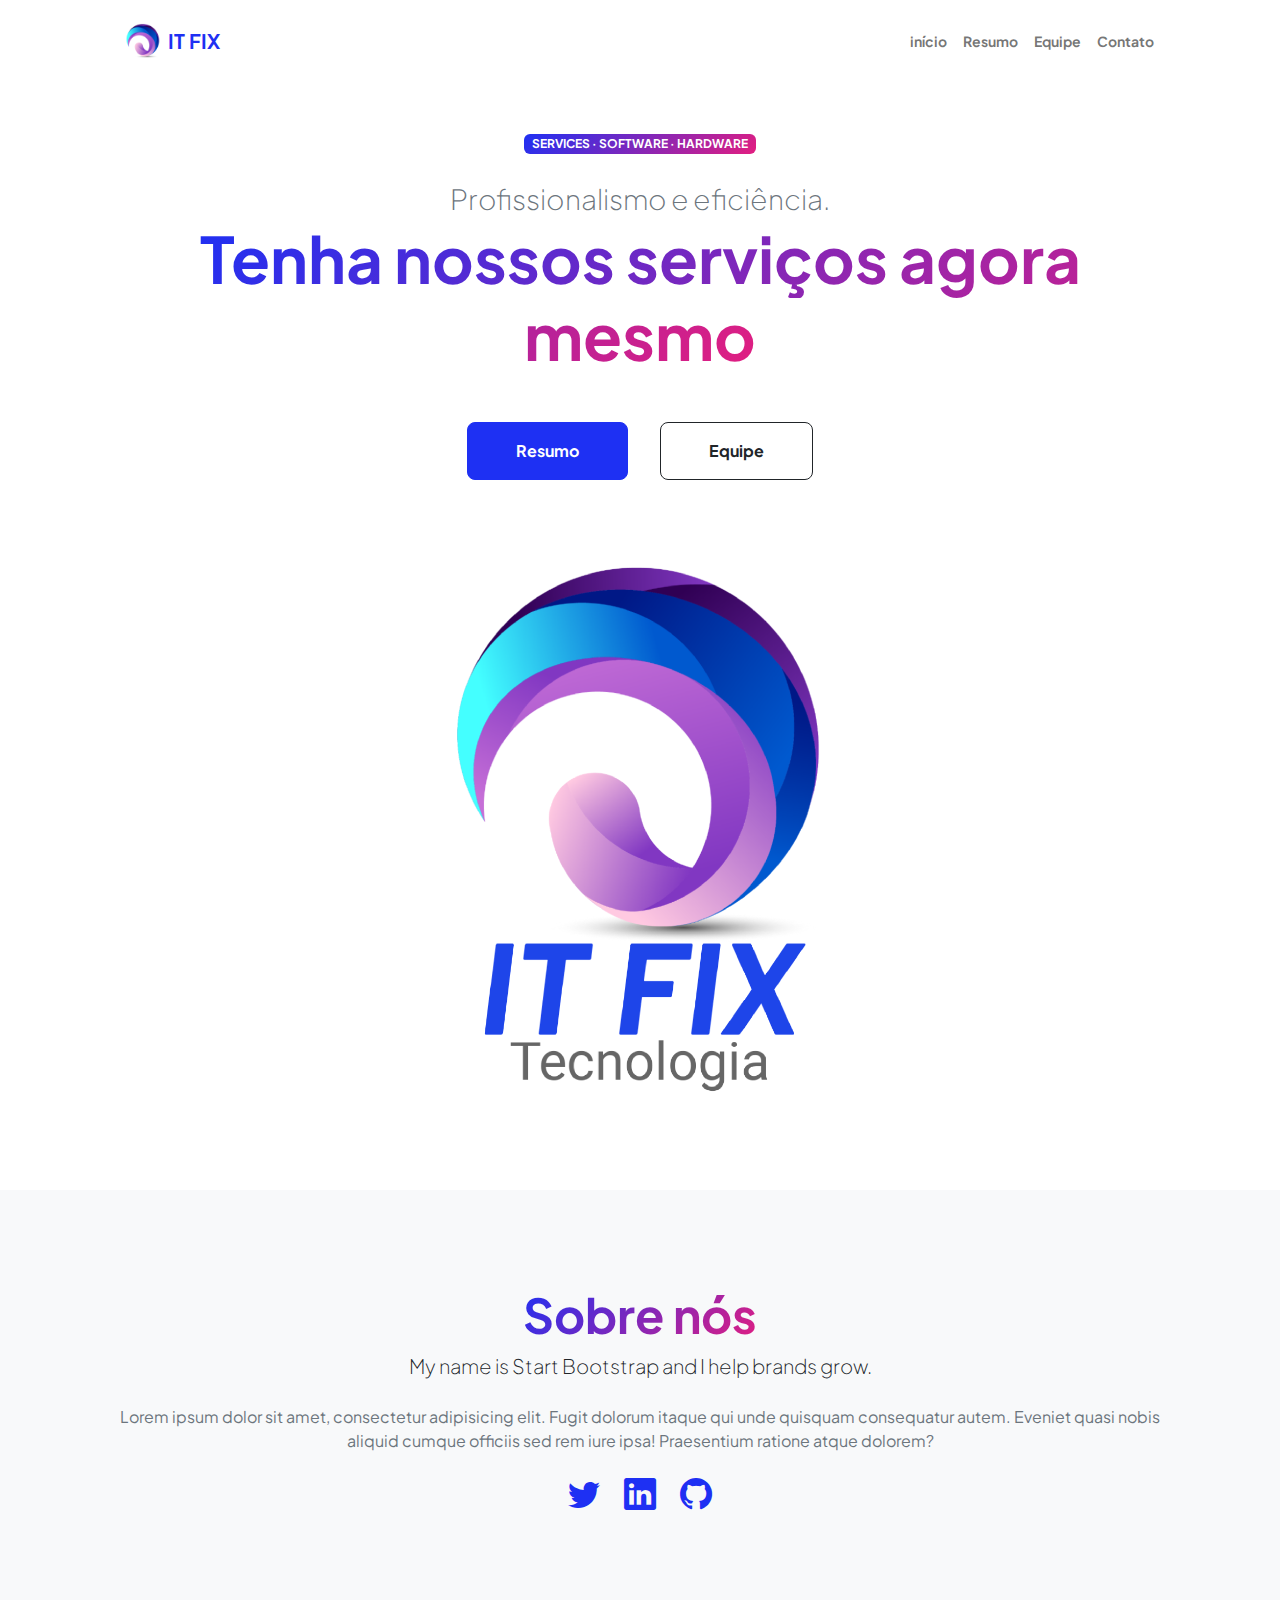
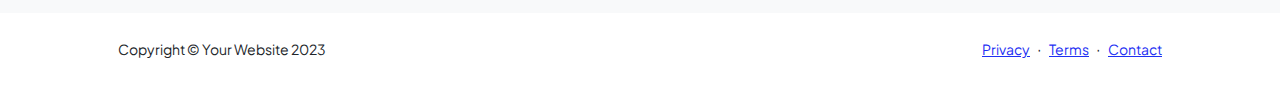
<file: index.html>
<!DOCTYPE html>
<html lang="en">
    <head>
        <meta charset="utf-8" />
        <meta name="viewport" content="width=device-width, initial-scale=1, shrink-to-fit=no" />
        <meta name="description" content="" />
        <meta name="author" content="" />
        <title>Home - IT FIX</title>
        <!-- Favicon-->
        <link rel="icon" type="image/x-icon" href="assets/ico-IT_IX.ico" />
        <!-- Custom Google font-->
        <link rel="preconnect" href="https://fonts.googleapis.com" />
        <link rel="preconnect" href="https://fonts.gstatic.com" crossorigin />
        <link href="https://fonts.googleapis.com/css2?family=Plus+Jakarta+Sans:wght@100;200;300;400;500;600;700;800;900&amp;display=swap" rel="stylesheet" />
        <!-- Bootstrap icons-->
        <link href="https://cdn.jsdelivr.net/npm/bootstrap-icons@1.8.1/font/bootstrap-icons.css" rel="stylesheet" />
        <!-- Core theme CSS (includes Bootstrap)-->
        <link href="css/styles.css" rel="stylesheet" />
    </head>
    <body class="d-flex flex-column h-100">
        <main class="flex-shrink-0">
            <!-- Navigation-->
            <nav class="navbar navbar-expand-lg navbar-light bg-white py-3">
                <div class="container px-5">
                    <img class="ico-img" src="assets/ico-IT_IX.ico" alt=" Logo IT FIX">
                    <a class="navbar-brand" href="index.html"><span class="fw-bolder text-primary">IT FIX</span></a>
                    <button class="navbar-toggler" type="button" data-bs-toggle="collapse" data-bs-target="#navbarSupportedContent" aria-controls="navbarSupportedContent" aria-expanded="false" aria-label="Toggle navigation"><span class="navbar-toggler-icon"></span></button>
                    <div class="collapse navbar-collapse" id="navbarSupportedContent">
                        <ul class="navbar-nav ms-auto mb-2 mb-lg-0 small fw-bolder">
                            <li class="nav-item"><a class="nav-link" href="index.html">início</a></li>
                            <li class="nav-item"><a class="nav-link" href="resume.html">Resumo</a></li>
                            <li class="nav-item"><a class="nav-link" href="projects.html">Equipe</a></li>
                            <li class="nav-item"><a class="nav-link" href="contact.html">Contato</a></li>
                        </ul>
                    </div>
                </div>
            </nav>
            <!-- Header-->
            <header class="py-5">
                <div class="container px-5 pb-5">
                    <div class="row gx-5 align-items-center">
                        <div class="col-xxl-5">
                            <!-- Header text content-->
                            <div class="text-center text-xxl-start">
                                <div class="badge bg-gradient-primary-to-secondary text-white mb-4"><div class="text-uppercase">services &middot; Software &middot; Hardware  </div></div>
                                <div class="fs-3 fw-light text-muted">Profissionalismo e eficiência.</div>
                                <h1 class="display-3 fw-bolder mb-5"><span class="text-gradient d-inline">Tenha nossos serviços agora mesmo </span></h1>
                                <div class="d-grid gap-3 d-sm-flex justify-content-sm-center justify-content-xxl-start mb-3">
                                    <a class="btn btn-primary btn-lg px-5 py-3 me-sm-3 fs-6 fw-bolder" href="resume.html">Resumo</a>
                                    <a class="btn btn-outline-dark btn-lg px-5 py-3 fs-6 fw-bolder" href="projects.html">Equipe</a>
                                </div>
                            </div>
                        </div>
                        <div class="col-xxl-7">
                            <!-- Header profile picture-->
                            <div class="d-flex justify-content-center mt-5 mt-xxl-0">
                                    <!-- TIP: For best results, use a photo with a transparent background like the demo example below-->
                                    <!-- Watch a tutorial on how to do this on YouTube (link)-->
                                    <img class="profile-img" src="img/Photo_1708996911560.png" style="width: 550px; height: 550px;" alt="..." />
                                    <div class="dots-1">
                                        <!-- SVG Dots-->
                                        <svg version="1.1" xmlns="http://www.w3.org/2000/svg" xmlns:xlink="http://www.w3.org/1999/xlink" x="0px" y="0px" viewBox="0 0 191.6 1215.4" style="enable-background: new 0 0 191.6 1215.4" xml:space="preserve">
                                            <g transform="translate(0.000000,1280.000000) scale(0.100000,-0.100000)">
                                                <path d="M227.7,12788.6c-105-35-200-141-222-248c-43-206,163-412,369-369c155,32,275,190,260,339c-11,105-90,213-190,262        C383.7,12801.6,289.7,12808.6,227.7,12788.6z"></path>
                                                <path d="M1507.7,12788.6c-151-50-253-216-222-362c25-119,136-230,254-255c194-41,395,142,375,339c-11,105-90,213-190,262        C1663.7,12801.6,1569.7,12808.6,1507.7,12788.6z"></path>
                                                <path d="M227.7,11508.6c-105-35-200-141-222-248c-43-206,163-412,369-369c155,32,275,190,260,339c-11,105-90,213-190,262        C383.7,11521.6,289.7,11528.6,227.7,11508.6z"></path>
                                                <path d="M1507.7,11508.6c-151-50-253-216-222-362c25-119,136-230,254-255c194-41,395,142,375,339c-11,105-90,213-190,262        C1663.7,11521.6,1569.7,11528.6,1507.7,11508.6z"></path>
                                                <path d="M227.7,10228.6c-105-35-200-141-222-248c-43-206,163-412,369-369c155,32,275,190,260,339c-11,105-90,213-190,262        C383.7,10241.6,289.7,10248.6,227.7,10228.6z"></path>
                                                <path d="M1507.7,10228.6c-105-35-200-141-222-248c-43-206,163-412,369-369c155,32,275,190,260,339c-11,105-90,213-190,262        C1663.7,10241.6,1569.7,10248.6,1507.7,10228.6z"></path>
                                                <path d="M227.7,8948.6c-105-35-200-141-222-248c-43-206,163-412,369-369c155,32,275,190,260,339c-11,105-90,213-190,262        C383.7,8961.6,289.7,8968.6,227.7,8948.6z"></path>
                                                <path d="M1507.7,8948.6c-105-35-200-141-222-248c-43-206,163-412,369-369c155,32,275,190,260,339c-11,105-90,213-190,262        C1663.7,8961.6,1569.7,8968.6,1507.7,8948.6z"></path>
                                                <path d="M227.7,7668.6c-105-35-200-141-222-248c-43-206,163-412,369-369c155,32,275,190,260,339c-11,105-90,213-190,262        C383.7,7681.6,289.7,7688.6,227.7,7668.6z"></path>
                                                <path d="M1507.7,7668.6c-105-35-200-141-222-248c-43-206,163-412,369-369c155,32,275,190,260,339c-11,105-90,213-190,262        C1663.7,7681.6,1569.7,7688.6,1507.7,7668.6z"></path>
                                                <path d="M227.7,6388.6c-105-35-200-141-222-248c-43-206,163-412,369-369c155,32,275,190,260,339c-11,105-90,213-190,262        C383.7,6401.6,289.7,6408.6,227.7,6388.6z"></path>
                                                <path d="M1507.7,6388.6c-105-35-200-141-222-248c-43-206,163-412,369-369c155,32,275,190,260,339c-11,105-90,213-190,262        C1663.7,6401.6,1569.7,6408.6,1507.7,6388.6z"></path>
                                                <path d="M227.7,5108.6c-105-35-200-141-222-248c-43-206,163-412,369-369c155,32,275,190,260,339c-11,105-90,213-190,262        C383.7,5121.6,289.7,5128.6,227.7,5108.6z"></path>
                                                <path d="M1507.7,5108.6c-105-35-200-141-222-248c-43-206,163-412,369-369c155,32,275,190,260,339c-11,105-90,213-190,262        C1663.7,5121.6,1569.7,5128.6,1507.7,5108.6z"></path>
                                                <path d="M227.7,3828.6c-105-35-200-141-222-248c-43-206,163-412,369-369c155,32,275,190,260,339c-11,105-90,213-190,262        C383.7,3841.6,289.7,3848.6,227.7,3828.6z"></path>
                                                <path d="M1507.7,3828.6c-105-35-200-141-222-248c-43-206,163-412,369-369c155,32,275,190,260,339c-11,105-90,213-190,262        C1663.7,3841.6,1569.7,3848.6,1507.7,3828.6z"></path>
                                                <path d="M227.7,2548.6c-105-35-200-141-222-248c-43-206,163-412,369-369c155,32,275,190,260,339c-11,105-90,213-190,262        C383.7,2561.6,289.7,2568.6,227.7,2548.6z"></path>
                                                <path d="M1507.7,2548.6c-105-35-200-141-222-248c-43-206,163-412,369-369c155,32,275,190,260,339c-11,105-90,213-190,262        C1663.7,2561.6,1569.7,2568.6,1507.7,2548.6z"></path>
                                                <path d="M227.7,1268.6c-105-35-200-141-222-248c-43-206,163-412,369-369c155,32,275,190,260,339c-11,105-90,213-190,262        C383.7,1281.6,289.7,1288.6,227.7,1268.6z"></path>
                                                <path d="M1507.7,1268.6c-105-35-200-141-222-248c-43-206,163-412,369-369c155,32,275,190,260,339c-11,105-90,213-190,262        C1663.7,1281.6,1569.7,1288.6,1507.7,1268.6z"></path>
                                            </g>
                                        </svg>
                                        <!-- END of SVG dots-->
                                    </div>
                                    <div class="dots-2">
                                        <!-- SVG Dots-->
                                        <svg version="1.1" xmlns="http://www.w3.org/2000/svg" xmlns:xlink="http://www.w3.org/1999/xlink" x="0px" y="0px" viewBox="0 0 191.6 1215.4" style="enable-background: new 0 0 191.6 1215.4" xml:space="preserve">
                                            <g transform="translate(0.000000,1280.000000) scale(0.100000,-0.100000)">
                                                <path d="M227.7,12788.6c-105-35-200-141-222-248c-43-206,163-412,369-369c155,32,275,190,260,339c-11,105-90,213-190,262        C383.7,12801.6,289.7,12808.6,227.7,12788.6z"></path>
                                                <path d="M1507.7,12788.6c-151-50-253-216-222-362c25-119,136-230,254-255c194-41,395,142,375,339c-11,105-90,213-190,262        C1663.7,12801.6,1569.7,12808.6,1507.7,12788.6z"></path>
                                                <path d="M227.7,11508.6c-105-35-200-141-222-248c-43-206,163-412,369-369c155,32,275,190,260,339c-11,105-90,213-190,262        C383.7,11521.6,289.7,11528.6,227.7,11508.6z"></path>
                                                <path d="M1507.7,11508.6c-151-50-253-216-222-362c25-119,136-230,254-255c194-41,395,142,375,339c-11,105-90,213-190,262        C1663.7,11521.6,1569.7,11528.6,1507.7,11508.6z"></path>
                                                <path d="M227.7,10228.6c-105-35-200-141-222-248c-43-206,163-412,369-369c155,32,275,190,260,339c-11,105-90,213-190,262        C383.7,10241.6,289.7,10248.6,227.7,10228.6z"></path>
                                                <path d="M1507.7,10228.6c-105-35-200-141-222-248c-43-206,163-412,369-369c155,32,275,190,260,339c-11,105-90,213-190,262        C1663.7,10241.6,1569.7,10248.6,1507.7,10228.6z"></path>
                                                <path d="M227.7,8948.6c-105-35-200-141-222-248c-43-206,163-412,369-369c155,32,275,190,260,339c-11,105-90,213-190,262        C383.7,8961.6,289.7,8968.6,227.7,8948.6z"></path>
                                                <path d="M1507.7,8948.6c-105-35-200-141-222-248c-43-206,163-412,369-369c155,32,275,190,260,339c-11,105-90,213-190,262        C1663.7,8961.6,1569.7,8968.6,1507.7,8948.6z"></path>
                                                <path d="M227.7,7668.6c-105-35-200-141-222-248c-43-206,163-412,369-369c155,32,275,190,260,339c-11,105-90,213-190,262        C383.7,7681.6,289.7,7688.6,227.7,7668.6z"></path>
                                                <path d="M1507.7,7668.6c-105-35-200-141-222-248c-43-206,163-412,369-369c155,32,275,190,260,339c-11,105-90,213-190,262        C1663.7,7681.6,1569.7,7688.6,1507.7,7668.6z"></path>
                                                <path d="M227.7,6388.6c-105-35-200-141-222-248c-43-206,163-412,369-369c155,32,275,190,260,339c-11,105-90,213-190,262        C383.7,6401.6,289.7,6408.6,227.7,6388.6z"></path>
                                                <path d="M1507.7,6388.6c-105-35-200-141-222-248c-43-206,163-412,369-369c155,32,275,190,260,339c-11,105-90,213-190,262        C1663.7,6401.6,1569.7,6408.6,1507.7,6388.6z"></path>
                                                <path d="M227.7,5108.6c-105-35-200-141-222-248c-43-206,163-412,369-369c155,32,275,190,260,339c-11,105-90,213-190,262        C383.7,5121.6,289.7,5128.6,227.7,5108.6z"></path>
                                                <path d="M1507.7,5108.6c-105-35-200-141-222-248c-43-206,163-412,369-369c155,32,275,190,260,339c-11,105-90,213-190,262        C1663.7,5121.6,1569.7,5128.6,1507.7,5108.6z"></path>
                                                <path d="M227.7,3828.6c-105-35-200-141-222-248c-43-206,163-412,369-369c155,32,275,190,260,339c-11,105-90,213-190,262        C383.7,3841.6,289.7,3848.6,227.7,3828.6z"></path>
                                                <path d="M1507.7,3828.6c-105-35-200-141-222-248c-43-206,163-412,369-369c155,32,275,190,260,339c-11,105-90,213-190,262        C1663.7,3841.6,1569.7,3848.6,1507.7,3828.6z"></path>
                                                <path d="M227.7,2548.6c-105-35-200-141-222-248c-43-206,163-412,369-369c155,32,275,190,260,339c-11,105-90,213-190,262        C383.7,2561.6,289.7,2568.6,227.7,2548.6z"></path>
                                                <path d="M1507.7,2548.6c-105-35-200-141-222-248c-43-206,163-412,369-369c155,32,275,190,260,339c-11,105-90,213-190,262        C1663.7,2561.6,1569.7,2568.6,1507.7,2548.6z"></path>
                                                <path d="M227.7,1268.6c-105-35-200-141-222-248c-43-206,163-412,369-369c155,32,275,190,260,339c-11,105-90,213-190,262        C383.7,1281.6,289.7,1288.6,227.7,1268.6z"></path>
                                                <path d="M1507.7,1268.6c-105-35-200-141-222-248c-43-206,163-412,369-369c155,32,275,190,260,339c-11,105-90,213-190,262        C1663.7,1281.6,1569.7,1288.6,1507.7,1268.6z"></path>
                                            </g>
                                        </svg>
                                        <!-- END of SVG dots-->
                                    </div>
                                    <div class="dots-3">
                                        <!-- SVG Dots-->
                                        <svg version="1.1" xmlns="http://www.w3.org/2000/svg" xmlns:xlink="http://www.w3.org/1999/xlink" x="0px" y="0px" viewBox="0 0 191.6 1215.4" style="enable-background: new 0 0 191.6 1215.4" xml:space="preserve">
                                            <g transform="translate(0.000000,1280.000000) scale(0.100000,-0.100000)">
                                                <path d="M227.7,12788.6c-105-35-200-141-222-248c-43-206,163-412,369-369c155,32,275,190,260,339c-11,105-90,213-190,262        C383.7,12801.6,289.7,12808.6,227.7,12788.6z"></path>
                                                <path d="M1507.7,12788.6c-151-50-253-216-222-362c25-119,136-230,254-255c194-41,395,142,375,339c-11,105-90,213-190,262        C1663.7,12801.6,1569.7,12808.6,1507.7,12788.6z"></path>
                                                <path d="M227.7,11508.6c-105-35-200-141-222-248c-43-206,163-412,369-369c155,32,275,190,260,339c-11,105-90,213-190,262        C383.7,11521.6,289.7,11528.6,227.7,11508.6z"></path>
                                                <path d="M1507.7,11508.6c-151-50-253-216-222-362c25-119,136-230,254-255c194-41,395,142,375,339c-11,105-90,213-190,262        C1663.7,11521.6,1569.7,11528.6,1507.7,11508.6z"></path>
                                                <path d="M227.7,10228.6c-105-35-200-141-222-248c-43-206,163-412,369-369c155,32,275,190,260,339c-11,105-90,213-190,262        C383.7,10241.6,289.7,10248.6,227.7,10228.6z"></path>
                                                <path d="M1507.7,10228.6c-105-35-200-141-222-248c-43-206,163-412,369-369c155,32,275,190,260,339c-11,105-90,213-190,262        C1663.7,10241.6,1569.7,10248.6,1507.7,10228.6z"></path>
                                                <path d="M227.7,8948.6c-105-35-200-141-222-248c-43-206,163-412,369-369c155,32,275,190,260,339c-11,105-90,213-190,262        C383.7,8961.6,289.7,8968.6,227.7,8948.6z"></path>
                                                <path d="M1507.7,8948.6c-105-35-200-141-222-248c-43-206,163-412,369-369c155,32,275,190,260,339c-11,105-90,213-190,262        C1663.7,8961.6,1569.7,8968.6,1507.7,8948.6z"></path>
                                                <path d="M227.7,7668.6c-105-35-200-141-222-248c-43-206,163-412,369-369c155,32,275,190,260,339c-11,105-90,213-190,262        C383.7,7681.6,289.7,7688.6,227.7,7668.6z"></path>
                                                <path d="M1507.7,7668.6c-105-35-200-141-222-248c-43-206,163-412,369-369c155,32,275,190,260,339c-11,105-90,213-190,262        C1663.7,7681.6,1569.7,7688.6,1507.7,7668.6z"></path>
                                                <path d="M227.7,6388.6c-105-35-200-141-222-248c-43-206,163-412,369-369c155,32,275,190,260,339c-11,105-90,213-190,262        C383.7,6401.6,289.7,6408.6,227.7,6388.6z"></path>
                                                <path d="M1507.7,6388.6c-105-35-200-141-222-248c-43-206,163-412,369-369c155,32,275,190,260,339c-11,105-90,213-190,262        C1663.7,6401.6,1569.7,6408.6,1507.7,6388.6z"></path>
                                                <path d="M227.7,5108.6c-105-35-200-141-222-248c-43-206,163-412,369-369c155,32,275,190,260,339c-11,105-90,213-190,262        C383.7,5121.6,289.7,5128.6,227.7,5108.6z"></path>
                                                <path d="M1507.7,5108.6c-105-35-200-141-222-248c-43-206,163-412,369-369c155,32,275,190,260,339c-11,105-90,213-190,262        C1663.7,5121.6,1569.7,5128.6,1507.7,5108.6z"></path>
                                                <path d="M227.7,3828.6c-105-35-200-141-222-248c-43-206,163-412,369-369c155,32,275,190,260,339c-11,105-90,213-190,262        C383.7,3841.6,289.7,3848.6,227.7,3828.6z"></path>
                                                <path d="M1507.7,3828.6c-105-35-200-141-222-248c-43-206,163-412,369-369c155,32,275,190,260,339c-11,105-90,213-190,262        C1663.7,3841.6,1569.7,3848.6,1507.7,3828.6z"></path>
                                                <path d="M227.7,2548.6c-105-35-200-141-222-248c-43-206,163-412,369-369c155,32,275,190,260,339c-11,105-90,213-190,262        C383.7,2561.6,289.7,2568.6,227.7,2548.6z"></path>
                                                <path d="M1507.7,2548.6c-105-35-200-141-222-248c-43-206,163-412,369-369c155,32,275,190,260,339c-11,105-90,213-190,262        C1663.7,2561.6,1569.7,2568.6,1507.7,2548.6z"></path>
                                                <path d="M227.7,1268.6c-105-35-200-141-222-248c-43-206,163-412,369-369c155,32,275,190,260,339c-11,105-90,213-190,262        C383.7,1281.6,289.7,1288.6,227.7,1268.6z"></path>
                                                <path d="M1507.7,1268.6c-105-35-200-141-222-248c-43-206,163-412,369-369c155,32,275,190,260,339c-11,105-90,213-190,262        C1663.7,1281.6,1569.7,1288.6,1507.7,1268.6z"></path>
                                            </g>
                                        </svg>
                                        <!-- END of SVG dots-->
                                    </div>
                                    <div class="dots-4">
                                        <!-- SVG Dots-->
                                        <svg version="1.1" xmlns="http://www.w3.org/2000/svg" xmlns:xlink="http://www.w3.org/1999/xlink" x="0px" y="0px" viewBox="0 0 191.6 1215.4" style="enable-background: new 0 0 191.6 1215.4" xml:space="preserve">
                                            <g transform="translate(0.000000,1280.000000) scale(0.100000,-0.100000)">
                                                <path d="M227.7,12788.6c-105-35-200-141-222-248c-43-206,163-412,369-369c155,32,275,190,260,339c-11,105-90,213-190,262        C383.7,12801.6,289.7,12808.6,227.7,12788.6z"></path>
                                                <path d="M1507.7,12788.6c-151-50-253-216-222-362c25-119,136-230,254-255c194-41,395,142,375,339c-11,105-90,213-190,262        C1663.7,12801.6,1569.7,12808.6,1507.7,12788.6z"></path>
                                                <path d="M227.7,11508.6c-105-35-200-141-222-248c-43-206,163-412,369-369c155,32,275,190,260,339c-11,105-90,213-190,262        C383.7,11521.6,289.7,11528.6,227.7,11508.6z"></path>
                                                <path d="M1507.7,11508.6c-151-50-253-216-222-362c25-119,136-230,254-255c194-41,395,142,375,339c-11,105-90,213-190,262        C1663.7,11521.6,1569.7,11528.6,1507.7,11508.6z"></path>
                                                <path d="M227.7,10228.6c-105-35-200-141-222-248c-43-206,163-412,369-369c155,32,275,190,260,339c-11,105-90,213-190,262        C383.7,10241.6,289.7,10248.6,227.7,10228.6z"></path>
                                                <path d="M1507.7,10228.6c-105-35-200-141-222-248c-43-206,163-412,369-369c155,32,275,190,260,339c-11,105-90,213-190,262        C1663.7,10241.6,1569.7,10248.6,1507.7,10228.6z"></path>
                                                <path d="M227.7,8948.6c-105-35-200-141-222-248c-43-206,163-412,369-369c155,32,275,190,260,339c-11,105-90,213-190,262        C383.7,8961.6,289.7,8968.6,227.7,8948.6z"></path>
                                                <path d="M1507.7,8948.6c-105-35-200-141-222-248c-43-206,163-412,369-369c155,32,275,190,260,339c-11,105-90,213-190,262        C1663.7,8961.6,1569.7,8968.6,1507.7,8948.6z"></path>
                                                <path d="M227.7,7668.6c-105-35-200-141-222-248c-43-206,163-412,369-369c155,32,275,190,260,339c-11,105-90,213-190,262        C383.7,7681.6,289.7,7688.6,227.7,7668.6z"></path>
                                                <path d="M1507.7,7668.6c-105-35-200-141-222-248c-43-206,163-412,369-369c155,32,275,190,260,339c-11,105-90,213-190,262        C1663.7,7681.6,1569.7,7688.6,1507.7,7668.6z"></path>
                                                <path d="M227.7,6388.6c-105-35-200-141-222-248c-43-206,163-412,369-369c155,32,275,190,260,339c-11,105-90,213-190,262        C383.7,6401.6,289.7,6408.6,227.7,6388.6z"></path>
                                                <path d="M1507.7,6388.6c-105-35-200-141-222-248c-43-206,163-412,369-369c155,32,275,190,260,339c-11,105-90,213-190,262        C1663.7,6401.6,1569.7,6408.6,1507.7,6388.6z"></path>
                                                <path d="M227.7,5108.6c-105-35-200-141-222-248c-43-206,163-412,369-369c155,32,275,190,260,339c-11,105-90,213-190,262        C383.7,5121.6,289.7,5128.6,227.7,5108.6z"></path>
                                                <path d="M1507.7,5108.6c-105-35-200-141-222-248c-43-206,163-412,369-369c155,32,275,190,260,339c-11,105-90,213-190,262        C1663.7,5121.6,1569.7,5128.6,1507.7,5108.6z"></path>
                                                <path d="M227.7,3828.6c-105-35-200-141-222-248c-43-206,163-412,369-369c155,32,275,190,260,339c-11,105-90,213-190,262        C383.7,3841.6,289.7,3848.6,227.7,3828.6z"></path>
                                                <path d="M1507.7,3828.6c-105-35-200-141-222-248c-43-206,163-412,369-369c155,32,275,190,260,339c-11,105-90,213-190,262        C1663.7,3841.6,1569.7,3848.6,1507.7,3828.6z"></path>
                                                <path d="M227.7,2548.6c-105-35-200-141-222-248c-43-206,163-412,369-369c155,32,275,190,260,339c-11,105-90,213-190,262        C383.7,2561.6,289.7,2568.6,227.7,2548.6z"></path>
                                                <path d="M1507.7,2548.6c-105-35-200-141-222-248c-43-206,163-412,369-369c155,32,275,190,260,339c-11,105-90,213-190,262        C1663.7,2561.6,1569.7,2568.6,1507.7,2548.6z"></path>
                                                <path d="M227.7,1268.6c-105-35-200-141-222-248c-43-206,163-412,369-369c155,32,275,190,260,339c-11,105-90,213-190,262        C383.7,1281.6,289.7,1288.6,227.7,1268.6z"></path>
                                                <path d="M1507.7,1268.6c-105-35-200-141-222-248c-43-206,163-412,369-369c155,32,275,190,260,339c-11,105-90,213-190,262        C1663.7,1281.6,1569.7,1288.6,1507.7,1268.6z"></path>
                                            </g>
                                        </svg>
                                        <!-- END of SVG dots-->
                                    </div>
                                
                            </div>
                        </div>
                    </div>
                </div>
            </header>
            <!-- About Section-->
            <section class="bg-light py-5">
                <div class="container px-5">
                    <div class="row gx-5 justify-content-center">
                        <div class="col-xxl-8">
                            <div class="text-center my-5">
                                <h2 class="display-5 fw-bolder"><span class="text-gradient d-inline">Sobre nós</span></h2>
                                <p class="lead fw-light mb-4">My name is Start Bootstrap and I help brands grow.</p>
                                <p class="text-muted">Lorem ipsum dolor sit amet, consectetur adipisicing elit. Fugit dolorum itaque qui unde quisquam consequatur autem. Eveniet quasi nobis aliquid cumque officiis sed rem iure ipsa! Praesentium ratione atque dolorem?</p>
                                <div class="d-flex justify-content-center fs-2 gap-4">
                                    <a class="text-gradient-icon" href="#!"><i class="bi bi-twitter"></i></a>
                                    <a class="text-gradient-icon" href="#!"><i class="bi bi-linkedin"></i></a>
                                    <a class="text-gradient-icon" href="#!"><i class="bi bi-github"></i></a>
                                </div>
                            </div>
                        </div>
                    </div>
                </div>
            </section>
        </main>
        <!-- Footer-->
        <footer class="bg-white py-4 mt-auto">
            <div class="container px-5">
                <div class="row align-items-center justify-content-between flex-column flex-sm-row">
                    <div class="col-auto"><div class="small m-0">Copyright &copy; Your Website 2023</div></div>
                    <div class="col-auto">
                        <a class="small" href="#!">Privacy</a>
                        <span class="mx-1">&middot;</span>
                        <a class="small" href="#!">Terms</a>
                        <span class="mx-1">&middot;</span>
                        <a class="small" href="contact.html">Contact</a>
                    </div>
                </div>
            </div>
        </footer>
        <!-- Bootstrap core JS-->
        <script src="https://cdn.jsdelivr.net/npm/bootstrap@5.2.3/dist/js/bootstrap.bundle.min.js"></script>
        <!-- Core theme JS-->
        <script src="js/scripts.js"></script>
    </body>
</html>
</file>
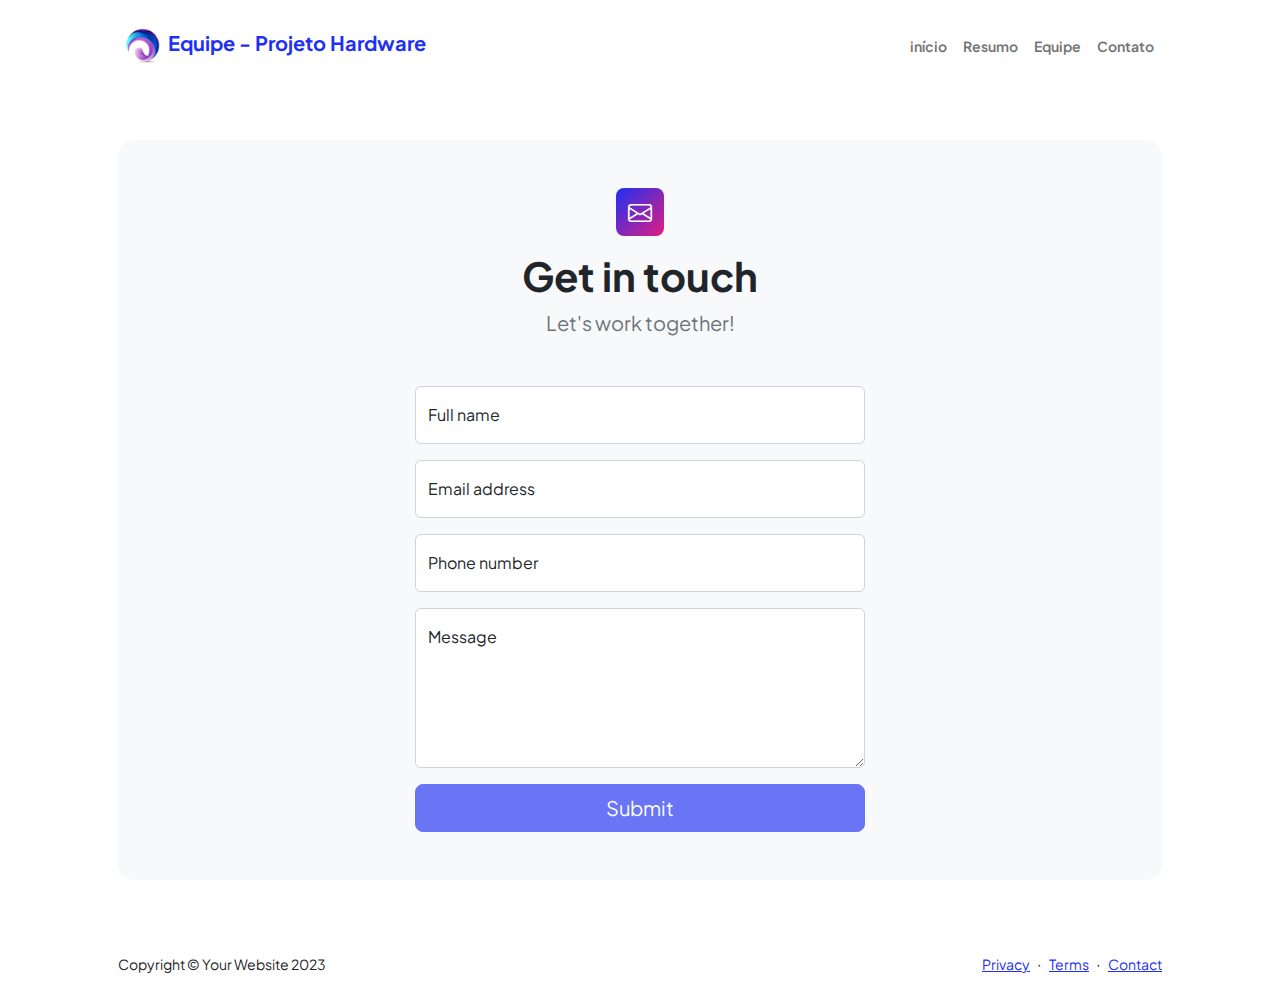
<file: contact.html>
<!DOCTYPE html>
<html lang="en">
    <head>
        <meta charset="utf-8" />
        <meta name="viewport" content="width=device-width, initial-scale=1, shrink-to-fit=no" />
        <meta name="description" content />
        <meta name="author" content />
        <title>Modern Business - Start Bootstrap Template</title>
        <!-- Favicon-->
        <link rel="icon" type="image/x-icon" href="assets/favicon.ico" />
        <!-- Custom Google font-->
        <link rel="preconnect" href="https://fonts.googleapis.com" />
        <link rel="preconnect" href="https://fonts.gstatic.com" crossorigin />
        <link href="https://fonts.googleapis.com/css2?family=Plus+Jakarta+Sans:wght@100;200;300;400;500;600;700;800;900&amp;display=swap" rel="stylesheet" />
        <!-- Bootstrap icons-->
        <link href="https://cdn.jsdelivr.net/npm/bootstrap-icons@1.8.1/font/bootstrap-icons.css" rel="stylesheet" />
        <!-- Core theme CSS (includes Bootstrap)-->
        <link href="css/styles.css" rel="stylesheet" />
    </head>
    <body class="d-flex flex-column">
        <main class="flex-shrink-0">
            <!-- Navigation-->
            <nav class="navbar navbar-expand-lg navbar-light bg-white py-3">
                <div class="container px-5">
                    <a  class="navbar-brand" href="index.html"><img class="ico-img" src="assets/ico-IT_IX.ico" alt=" Logo IT FIX"><span class="fw-bolder text-primary">Equipe - Projeto Hardware</span></a>
                    <button class="navbar-toggler" type="button" data-bs-toggle="collapse" data-bs-target="#navbarSupportedContent" aria-controls="navbarSupportedContent" aria-expanded="false" aria-label="Toggle navigation"><span class="navbar-toggler-icon"></span></button>
                    <div class="collapse navbar-collapse" id="navbarSupportedContent">
                        <ul class="navbar-nav ms-auto mb-2 mb-lg-0 small fw-bolder">
                            <li class="nav-item"><a class="nav-link" href="index.html">início</a></li>
                            <li class="nav-item"><a class="nav-link" href="resume.html">Resumo</a></li>
                            <li class="nav-item"><a class="nav-link" href="projects.html">Equipe</a></li>
                            <li class="nav-item"><a class="nav-link" href="contact.html">Contato</a></li>
                        </ul>
                    </div>
                </div>
            </nav>
            <!-- Page content-->
            <section class="py-5">
                <div class="container px-5">
                    <!-- Contact form-->
                    <div class="bg-light rounded-4 py-5 px-4 px-md-5">
                        <div class="text-center mb-5">
                            <div class="feature bg-primary bg-gradient-primary-to-secondary text-white rounded-3 mb-3"><i class="bi bi-envelope"></i></div>
                            <h1 class="fw-bolder">Get in touch</h1>
                            <p class="lead fw-normal text-muted mb-0">Let's work together!</p>
                        </div>
                        <div class="row gx-5 justify-content-center">
                            <div class="col-lg-8 col-xl-6">
                                <!-- * * * * * * * * * * * * * * *-->
                                <!-- * * SB Forms Contact Form * *-->
                                <!-- * * * * * * * * * * * * * * *-->
                                <!-- This form is pre-integrated with SB Forms.-->
                                <!-- To make this form functional, sign up at-->
                                <!-- https://startbootstrap.com/solution/contact-forms-->
                                <!-- to get an API token!-->
                                <form id="contactForm" data-sb-form-api-token="API_TOKEN">
                                    <!-- Name input-->
                                    <div class="form-floating mb-3">
                                        <input class="form-control" id="name" type="text" placeholder="Enter your name..." data-sb-validations="required" />
                                        <label for="name">Full name</label>
                                        <div class="invalid-feedback" data-sb-feedback="name:required">A name is required.</div>
                                    </div>
                                    <!-- Email address input-->
                                    <div class="form-floating mb-3">
                                        <input class="form-control" id="email" type="email" placeholder="name@example.com" data-sb-validations="required,email" />
                                        <label for="email">Email address</label>
                                        <div class="invalid-feedback" data-sb-feedback="email:required">An email is required.</div>
                                        <div class="invalid-feedback" data-sb-feedback="email:email">Email is not valid.</div>
                                    </div>
                                    <!-- Phone number input-->
                                    <div class="form-floating mb-3">
                                        <input class="form-control" id="phone" type="tel" placeholder="(123) 456-7890" data-sb-validations="required" />
                                        <label for="phone">Phone number</label>
                                        <div class="invalid-feedback" data-sb-feedback="phone:required">A phone number is required.</div>
                                    </div>
                                    <!-- Message input-->
                                    <div class="form-floating mb-3">
                                        <textarea class="form-control" id="message" type="text" placeholder="Enter your message here..." style="height: 10rem" data-sb-validations="required"></textarea>
                                        <label for="message">Message</label>
                                        <div class="invalid-feedback" data-sb-feedback="message:required">A message is required.</div>
                                    </div>
                                    <!-- Submit success message-->
                                    <!---->
                                    <!-- This is what your users will see when the form-->
                                    <!-- has successfully submitted-->
                                    <div class="d-none" id="submitSuccessMessage">
                                        <div class="text-center mb-3">
                                            <div class="fw-bolder">Form submission successful!</div>
                                            To activate this form, sign up at
                                            <br />
                                            <a href="https://startbootstrap.com/solution/contact-forms">https://startbootstrap.com/solution/contact-forms</a>
                                        </div>
                                    </div>
                                    <!-- Submit error message-->
                                    <!---->
                                    <!-- This is what your users will see when there is-->
                                    <!-- an error submitting the form-->
                                    <div class="d-none" id="submitErrorMessage"><div class="text-center text-danger mb-3">Error sending message!</div></div>
                                    <!-- Submit Button-->
                                    <div class="d-grid"><button class="btn btn-primary btn-lg disabled" id="submitButton" type="submit">Submit</button></div>
                                </form>
                            </div>
                        </div>
                    </div>
                </div>
            </section>
        </main>
        <!-- Footer-->
        <footer class="bg-white py-4 mt-auto">
            <div class="container px-5">
                <div class="row align-items-center justify-content-between flex-column flex-sm-row">
                    <div class="col-auto"><div class="small m-0">Copyright &copy; Your Website 2023</div></div>
                    <div class="col-auto">
                        <a class="small" href="#!">Privacy</a>
                        <span class="mx-1">&middot;</span>
                        <a class="small" href="#!">Terms</a>
                        <span class="mx-1">&middot;</span>
                        <a class="small" href="contact.html">Contact</a>
                    </div>
                </div>
            </div>
        </footer>
        <!-- Bootstrap core JS-->
        <script src="https://cdn.jsdelivr.net/npm/bootstrap@5.2.3/dist/js/bootstrap.bundle.min.js"></script>
        <!-- Core theme JS-->
        <script src="js/scripts.js"></script>
        <!-- * * * * * * * * * * * * * * * * * * * * * * * * * * * * * * * * * * * * * * * *-->
        <!-- * *                               SB Forms JS                               * *-->
        <!-- * * Activate your form at https://startbootstrap.com/solution/contact-forms * *-->
        <!-- * * * * * * * * * * * * * * * * * * * * * * * * * * * * * * * * * * * * * * * *-->
        <script src="https://cdn.startbootstrap.com/sb-forms-latest.js"></script>
    </body>
</html>
</file>
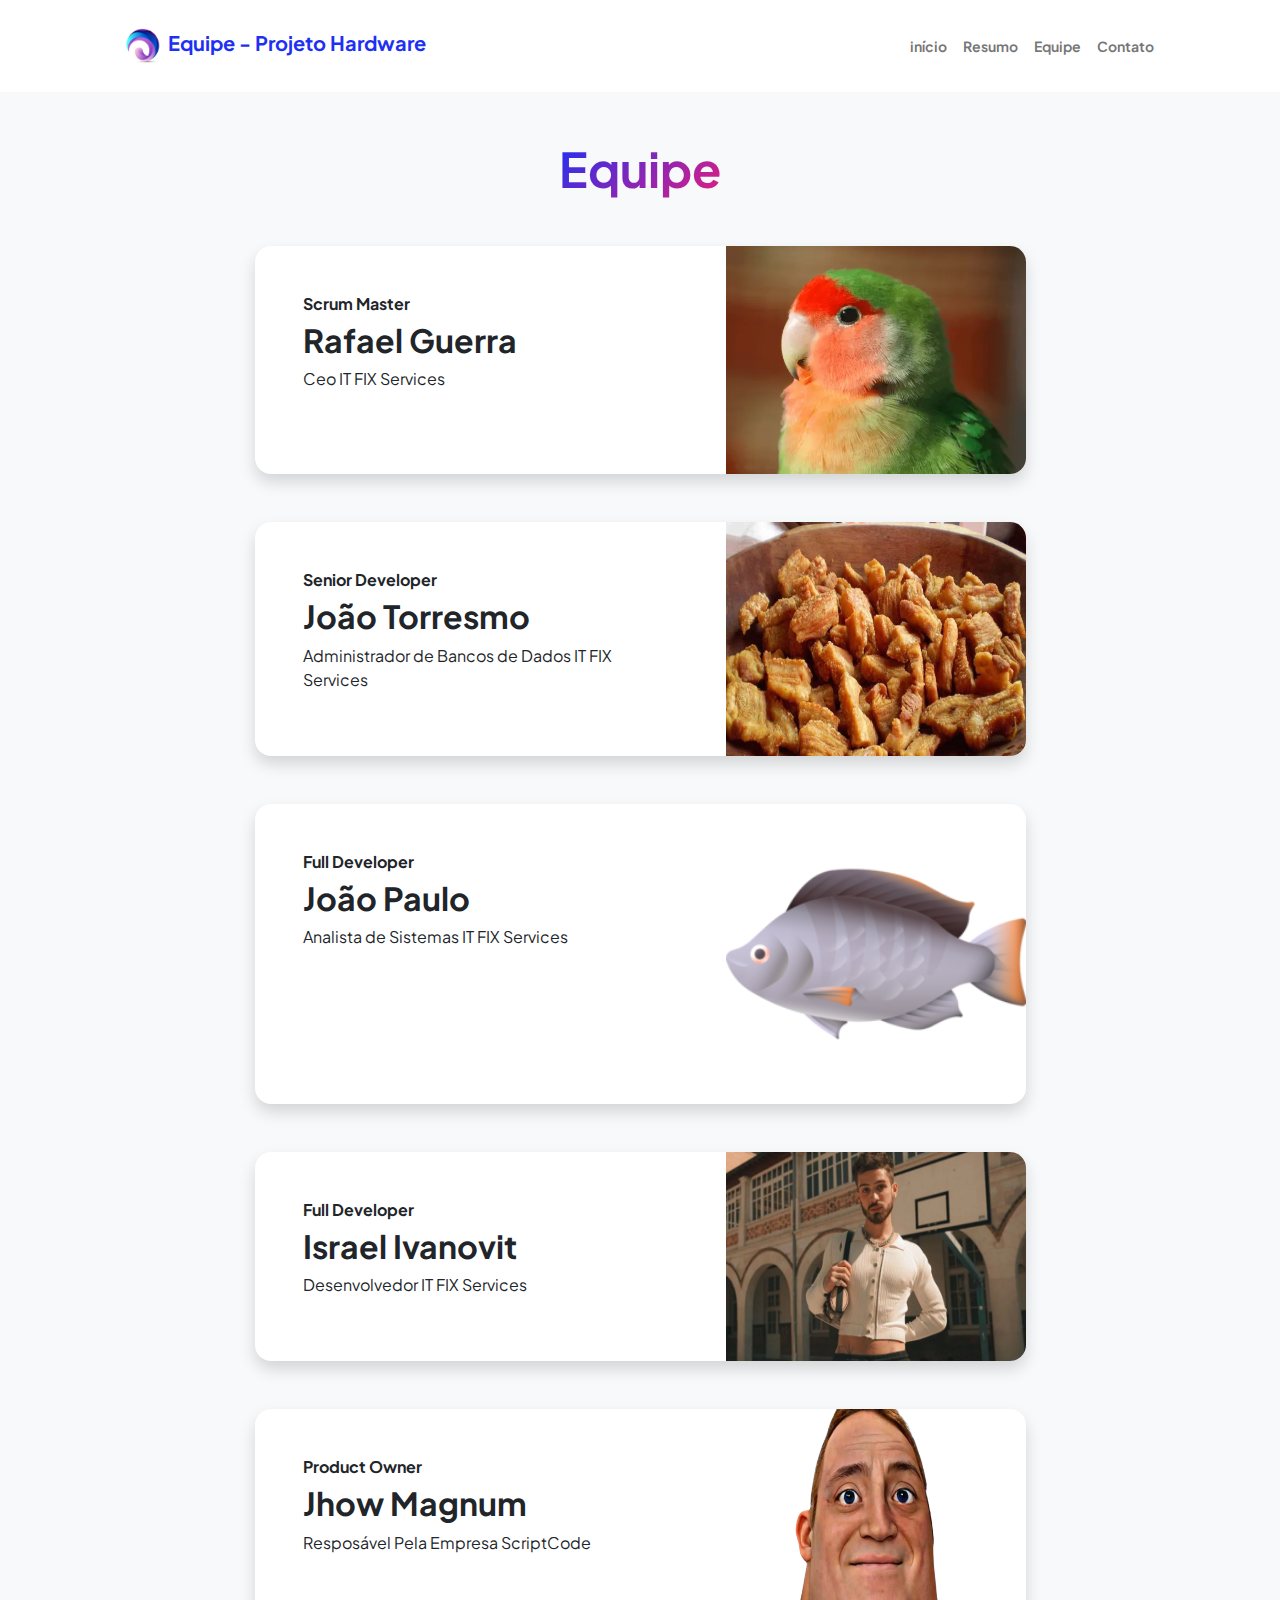
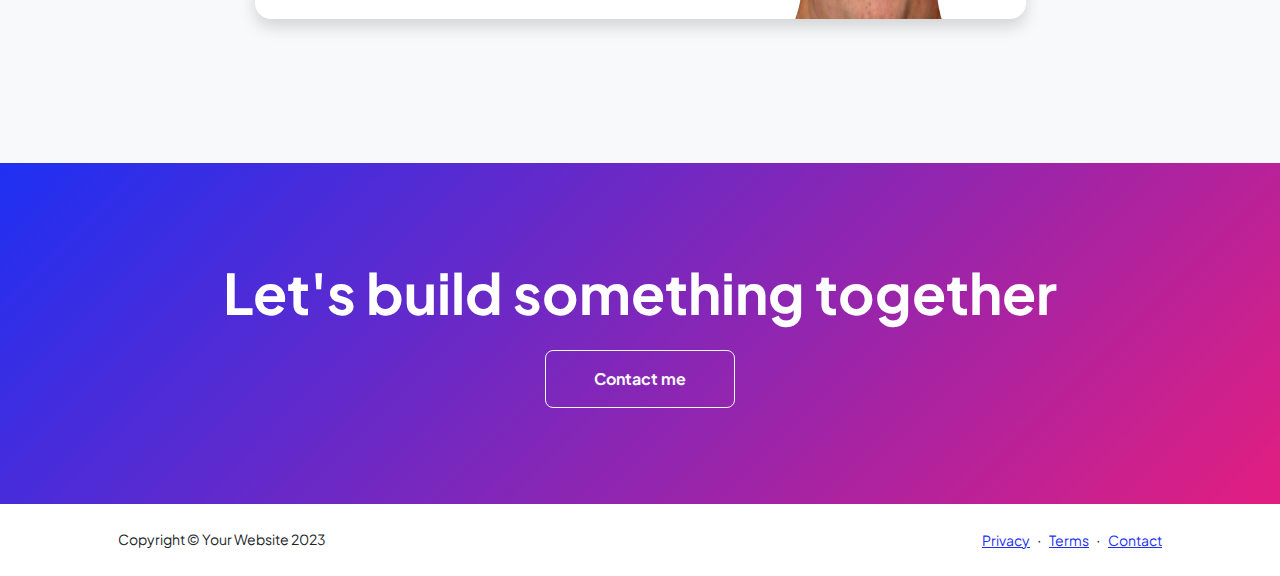
<file: projects.html>
<!DOCTYPE html>
<html lang="en">
    <head>
        <meta charset="utf-8" />
        <meta name="viewport" content="width=device-width, initial-scale=1, shrink-to-fit=no" />
        <meta name="description" content="" />
        <meta name="author" content="" />
        <title>Modern Business - Start Bootstrap Template</title>
        <!-- Favicon-->
        <link rel="icon" type="image/x-icon" href="assets/favicon.ico" />
        <!-- Custom Google font-->
        <link rel="preconnect" href="https://fonts.googleapis.com" />
        <link rel="preconnect" href="https://fonts.gstatic.com" crossorigin />
        <link href="https://fonts.googleapis.com/css2?family=Plus+Jakarta+Sans:wght@100;200;300;400;500;600;700;800;900&amp;display=swap" rel="stylesheet" />
        <!-- Bootstrap icons-->
        <link href="https://cdn.jsdelivr.net/npm/bootstrap-icons@1.8.1/font/bootstrap-icons.css" rel="stylesheet" />
        <!-- Core theme CSS (includes Bootstrap)-->
        <link href="css/styles.css" rel="stylesheet" />
    </head>
    <body class="d-flex flex-column h-100 bg-light">
        <main class="flex-shrink-0">
            <!-- Navigation-->
            <nav class="navbar navbar-expand-lg navbar-light bg-white py-3">
                <div class="container px-5">
                    <a class="navbar-brand" href="index.html"><img class="ico-img" src="assets/ico-IT_IX.ico" alt=" Logo IT FIX"><span class="fw-bolder text-primary">Equipe - Projeto Hardware</span></a>
                    <button class="navbar-toggler" type="button" data-bs-toggle="collapse" data-bs-target="#navbarSupportedContent" aria-controls="navbarSupportedContent" aria-expanded="false" aria-label="Toggle navigation"><span class="navbar-toggler-icon"></span></button>
                    <div class="collapse navbar-collapse" id="navbarSupportedContent">
                        <ul class="navbar-nav ms-auto mb-2 mb-lg-0 small fw-bolder">
                            <li class="nav-item"><a class="nav-link" href="index.html">início</a></li>
                            <li class="nav-item"><a class="nav-link" href="resume.html">Resumo</a></li>
                            <li class="nav-item"><a class="nav-link" href="projects.html">Equipe</a></li>
                            <li class="nav-item"><a class="nav-link" href="contact.html">Contato</a></li>
                        </ul>
                    </div>
                </div>
            </nav>
            <!-- Projects Section-->
            <section class="py-5">
                <div class="container px-5 mb-5">
                    <div class="text-center mb-5">
                        <h1 class="display-5 fw-bolder mb-0"><span class="text-gradient d-inline">Equipe</span></h1>
                    </div>
                    <div class="row gx-5 justify-content-center">
                        <div class="col-lg-11 col-xl-9 col-xxl-8">

                            <!-- Project Card 1-->
                            <div class="card overflow-hidden shadow rounded-4 border-0 mb-5">
                                <div class="card-body p-0">
                                    <div class="d-flex justify-content-between">
                                        <div class="p-5">
                                            <h6 class="fw-bolder">Scrum Master</h6>
                                            <h2 class="fw-bolder">Rafael Guerra</h2>
                                            <p> Ceo IT FIX Services</p>
                                        </div>
                                        <img class="img-fluid" src="./img/Agapornis-roseicollis-545x415.webp" style="width: 300px;" alt="..." />
                                    </div>
                                </div>
                            </div>

                             <!-- Project Card 1-->
                             <div class="card overflow-hidden shadow rounded-4 border-0 mb-5">
                                <div class="card-body p-0">
                                    <div class="d-flex justify-content-between">
                                        <div class="p-5">
                                            <h6 class="fw-bolder">Senior Developer</h6>
                                            <h2 class="fw-bolder">João Torresmo</h2>
                                            <p>Administrador de Bancos de Dados IT FIX Services</p>
                                        </div>
                                        <img class="img-fluid" src="./img/receita-de-torresmo-sequinho.jpg" style="width: 300px;" alt="..." />
                                    </div>
                                </div>
                            </div>

                             <!-- Project Card 1-->
                             <div class="card overflow-hidden shadow rounded-4 border-0 mb-5">
                                <div class="card-body p-0">
                                    <div class="d-flex justify-content-between">
                                        <div class="p-5">
                                            <h6 class="fw-bolder">Full Developer</h6>
                                            <h2 class="fw-bolder">João Paulo</h2>
                                            <p>Analista de Sistemas IT FIX Services</p>
                                        </div>
                                        <img class="img-fluid" src="./img/tilapia-_1_.ico" style="width: 300px;" alt="..." />
                                    </div>
                                </div>
                            </div>

                             <!-- Project Card 1-->
                             <div class="card overflow-hidden shadow rounded-4 border-0 mb-5">
                                <div class="card-body p-0">
                                    <div class="d-flex justify-content-between">
                                        <div class="p-5">
                                            <h6 class="fw-bolder">Full Developer</h6>
                                            <h2 class="fw-bolder">Israel Ivanovit</h2>
                                            <p>Desenvolvedor IT FIX Services</p>
                                        </div>
                                        <img class="img-fluid" src="./img/instagram-joao-guilherme-cropped.webp" style="width: 300px;" alt="..." />
                                    </div>
                                </div>
                            </div>

                             <!-- Project Card 1-->
                             <div class="card overflow-hidden shadow rounded-4 border-0 mb-5">
                                <div class="card-body p-0">
                                    <div class="d-flex justify-content-between">
                                        <div class="p-5">
                                            <h6 class="fw-bolder">Product Owner</h6>
                                            <h2 class="fw-bolder">Jhow Magnum</h2>
                                            <p>Resposável Pela Empresa ScriptCode</p>
                                        </div>
                                        <img class="img-fluid" src="./img/maxresdefault-removebg-preview.png" style="width: 300px;" alt="..." />
                                    </div>
                                </div>
                            </div>
                          
                            


                        </div>
                    </div>
                </div>
            </section>
            <!-- Call to action section-->
            <section class="py-5 bg-gradient-primary-to-secondary text-white">
                <div class="container px-5 my-5">
                    <div class="text-center">
                        <h2 class="display-4 fw-bolder mb-4">Let's build something together</h2>
                        <a class="btn btn-outline-light btn-lg px-5 py-3 fs-6 fw-bolder" href="contact.html">Contact me</a>
                    </div>
                </div>
            </section>
        </main>
        <!-- Footer-->
        <footer class="bg-white py-4 mt-auto">
            <div class="container px-5">
                <div class="row align-items-center justify-content-between flex-column flex-sm-row">
                    <div class="col-auto"><div class="small m-0">Copyright &copy; Your Website 2023</div></div>
                    <div class="col-auto">
                        <a class="small" href="#!">Privacy</a>
                        <span class="mx-1">&middot;</span>
                        <a class="small" href="#!">Terms</a>
                        <span class="mx-1">&middot;</span>
                        <a class="small" href="contact.html">Contact</a>
                    </div>
                </div>
            </div>
        </footer>
        <!-- Bootstrap core JS-->
        <script src="https://cdn.jsdelivr.net/npm/bootstrap@5.2.3/dist/js/bootstrap.bundle.min.js"></script>
        <!-- Core theme JS-->
        <script src="js/scripts.js"></script>
    </body>
</html>
</file>
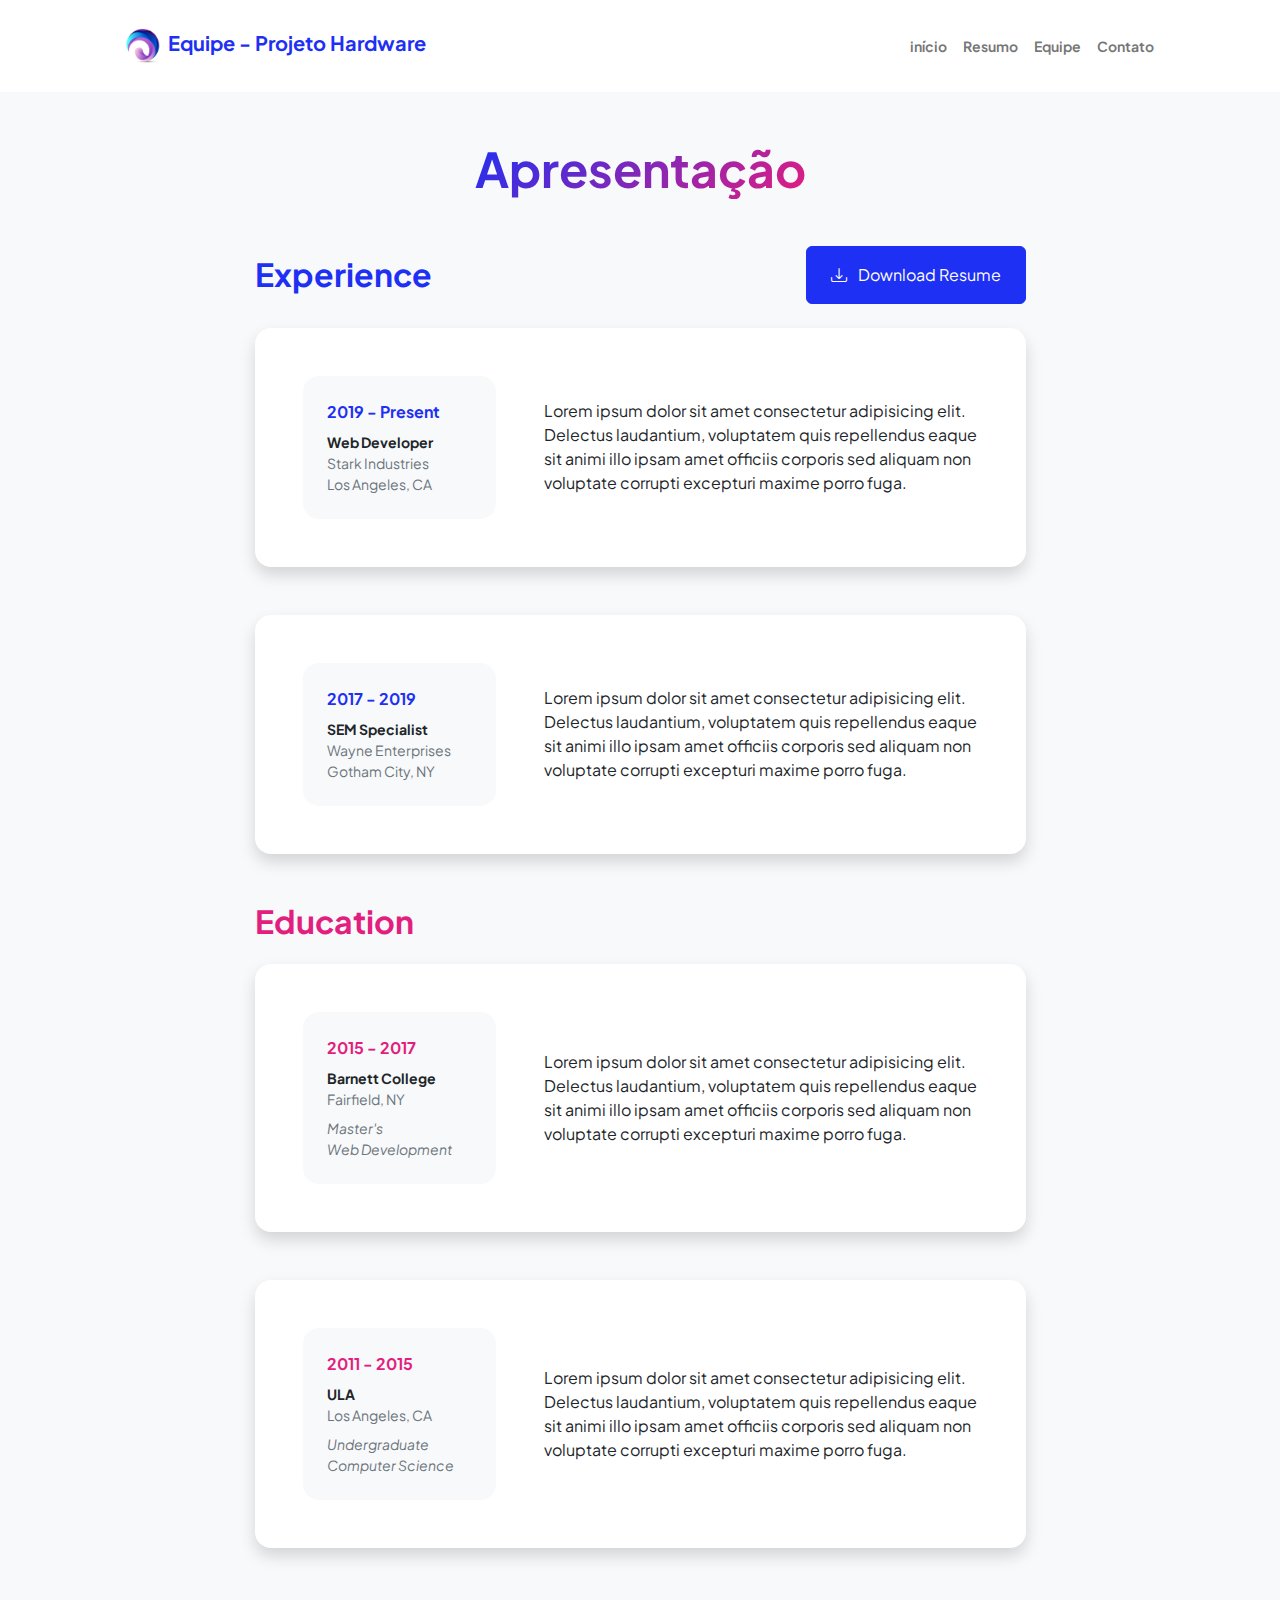
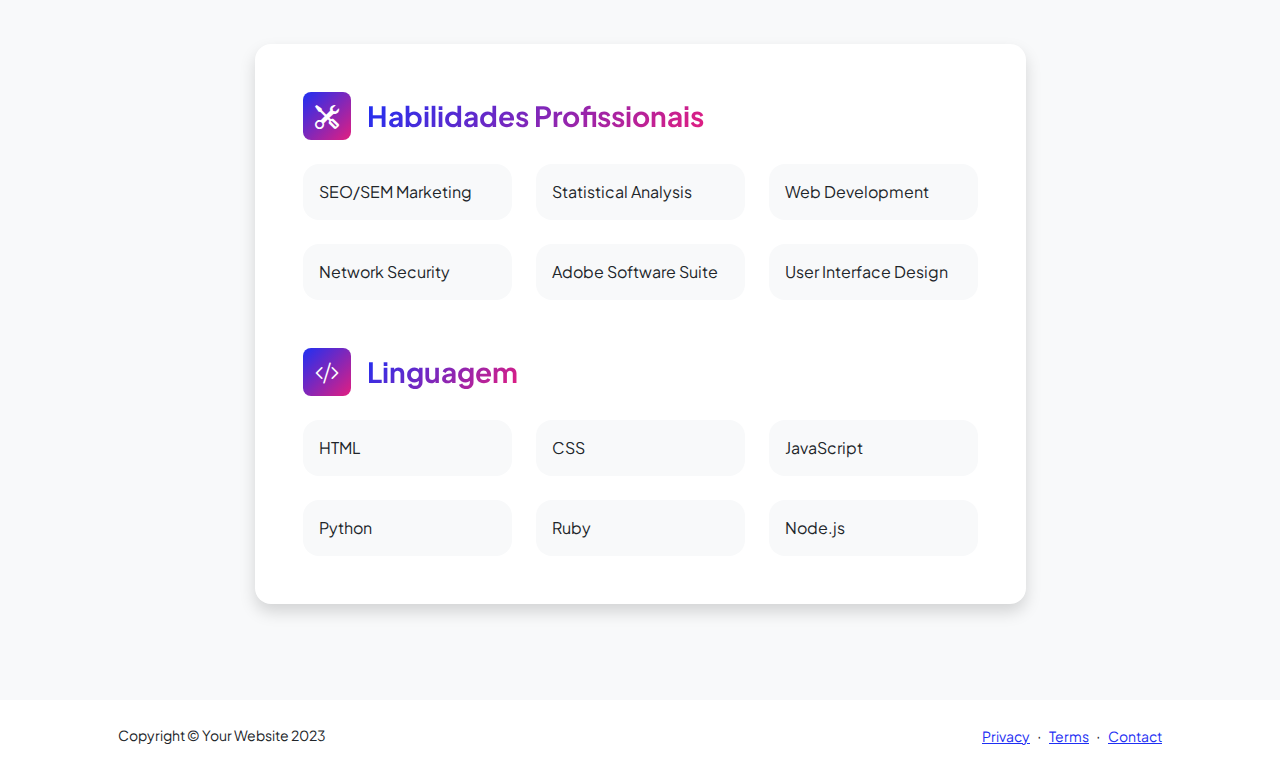
<file: resume.html>
<!DOCTYPE html>
<html lang="en">
    <head>
        <meta charset="utf-8" />
        <meta name="viewport" content="width=device-width, initial-scale=1, shrink-to-fit=no" />
        <meta name="description" content="" />
        <meta name="author" content="" />
        <title>Personal - Start Bootstrap Template</title>
        <!-- Favicon-->
        <link rel="icon" type="image/x-icon" href="assets/favicon.ico" />
        <!-- Custom Google font-->
        <link rel="preconnect" href="https://fonts.googleapis.com" />
        <link rel="preconnect" href="https://fonts.gstatic.com" crossorigin />
        <link href="https://fonts.googleapis.com/css2?family=Plus+Jakarta+Sans:wght@100;200;300;400;500;600;700;800;900&amp;display=swap" rel="stylesheet" />
        <!-- Bootstrap icons-->
        <link href="https://cdn.jsdelivr.net/npm/bootstrap-icons@1.8.1/font/bootstrap-icons.css" rel="stylesheet" />
        <!-- Core theme CSS (includes Bootstrap)-->
        <link href="css/styles.css" rel="stylesheet" />
    </head>
    <body class="d-flex flex-column h-100 bg-light">
        <main class="flex-shrink-0">
            <!-- Navigation-->
            <nav class="navbar navbar-expand-lg navbar-light bg-white py-3">
                <div class="container px-5">
                    <a  class="navbar-brand" href="index.html"><img class="ico-img" src="assets/ico-IT_IX.ico" alt=" Logo IT FIX"><span class="fw-bolder text-primary">Equipe - Projeto Hardware</span></a>
                    <button class="navbar-toggler" type="button" data-bs-toggle="collapse" data-bs-target="#navbarSupportedContent" aria-controls="navbarSupportedContent" aria-expanded="false" aria-label="Toggle navigation"><span class="navbar-toggler-icon"></span></button>
                    <div class="collapse navbar-collapse" id="navbarSupportedContent">
                        <ul class="navbar-nav ms-auto mb-2 mb-lg-0 small fw-bolder">
                            <li class="nav-item"><a class="nav-link" href="index.html">início</a></li>
                            <li class="nav-item"><a class="nav-link" href="resume.html">Resumo</a></li>
                            <li class="nav-item"><a class="nav-link" href="projects.html">Equipe</a></li>
                            <li class="nav-item"><a class="nav-link" href="contact.html">Contato</a></li>
                        </ul>
                    </div>
                </div>
            </nav>
            <!-- Page Content-->
            <div class="container px-5 my-5">
                <div class="text-center mb-5">
                    <h1 class="display-5 fw-bolder mb-0"><span class="text-gradient d-inline">Apresentação</span></h1>
                </div>
                <div class="row gx-5 justify-content-center">
                    <div class="col-lg-11 col-xl-9 col-xxl-8">
                        <!-- Experience Section-->
                        <section>
                            <div class="d-flex align-items-center justify-content-between mb-4">
                                <h2 class="text-primary fw-bolder mb-0">Experience</h2>
                                <!-- Download resume button-->
                                <!-- Note: Set the link href target to a PDF file within your project-->
                                <a class="btn btn-primary px-4 py-3" href="#!">
                                    <div class="d-inline-block bi bi-download me-2"></div>
                                    Download Resume
                                </a>
                            </div>
                            <!-- Experience Card 1-->
                            <div class="card shadow border-0 rounded-4 mb-5">
                                <div class="card-body p-5">
                                    <div class="row align-items-center gx-5">
                                        <div class="col text-center text-lg-start mb-4 mb-lg-0">
                                            <div class="bg-light p-4 rounded-4">
                                                <div class="text-primary fw-bolder mb-2">2019 - Present</div>
                                                <div class="small fw-bolder">Web Developer</div>
                                                <div class="small text-muted">Stark Industries</div>
                                                <div class="small text-muted">Los Angeles, CA</div>
                                            </div>
                                        </div>
                                        <div class="col-lg-8"><div>Lorem ipsum dolor sit amet consectetur adipisicing elit. Delectus laudantium, voluptatem quis repellendus eaque sit animi illo ipsam amet officiis corporis sed aliquam non voluptate corrupti excepturi maxime porro fuga.</div></div>
                                    </div>
                                </div>
                            </div>
                            <!-- Experience Card 2-->
                            <div class="card shadow border-0 rounded-4 mb-5">
                                <div class="card-body p-5">
                                    <div class="row align-items-center gx-5">
                                        <div class="col text-center text-lg-start mb-4 mb-lg-0">
                                            <div class="bg-light p-4 rounded-4">
                                                <div class="text-primary fw-bolder mb-2">2017 - 2019</div>
                                                <div class="small fw-bolder">SEM Specialist</div>
                                                <div class="small text-muted">Wayne Enterprises</div>
                                                <div class="small text-muted">Gotham City, NY</div>
                                            </div>
                                        </div>
                                        <div class="col-lg-8"><div>Lorem ipsum dolor sit amet consectetur adipisicing elit. Delectus laudantium, voluptatem quis repellendus eaque sit animi illo ipsam amet officiis corporis sed aliquam non voluptate corrupti excepturi maxime porro fuga.</div></div>
                                    </div>
                                </div>
                            </div>
                        </section>
                        <!-- Education Section-->
                        <section>
                            <h2 class="text-secondary fw-bolder mb-4">Education</h2>
                            <!-- Education Card 1-->
                            <div class="card shadow border-0 rounded-4 mb-5">
                                <div class="card-body p-5">
                                    <div class="row align-items-center gx-5">
                                        <div class="col text-center text-lg-start mb-4 mb-lg-0">
                                            <div class="bg-light p-4 rounded-4">
                                                <div class="text-secondary fw-bolder mb-2">2015 - 2017</div>
                                                <div class="mb-2">
                                                    <div class="small fw-bolder">Barnett College</div>
                                                    <div class="small text-muted">Fairfield, NY</div>
                                                </div>
                                                <div class="fst-italic">
                                                    <div class="small text-muted">Master's</div>
                                                    <div class="small text-muted">Web Development</div>
                                                </div>
                                            </div>
                                        </div>
                                        <div class="col-lg-8"><div>Lorem ipsum dolor sit amet consectetur adipisicing elit. Delectus laudantium, voluptatem quis repellendus eaque sit animi illo ipsam amet officiis corporis sed aliquam non voluptate corrupti excepturi maxime porro fuga.</div></div>
                                    </div>
                                </div>
                            </div>
                            <!-- Education Card 2-->
                            <div class="card shadow border-0 rounded-4 mb-5">
                                <div class="card-body p-5">
                                    <div class="row align-items-center gx-5">
                                        <div class="col text-center text-lg-start mb-4 mb-lg-0">
                                            <div class="bg-light p-4 rounded-4">
                                                <div class="text-secondary fw-bolder mb-2">2011 - 2015</div>
                                                <div class="mb-2">
                                                    <div class="small fw-bolder">ULA</div>
                                                    <div class="small text-muted">Los Angeles, CA</div>
                                                </div>
                                                <div class="fst-italic">
                                                    <div class="small text-muted">Undergraduate</div>
                                                    <div class="small text-muted">Computer Science</div>
                                                </div>
                                            </div>
                                        </div>
                                        <div class="col-lg-8"><div>Lorem ipsum dolor sit amet consectetur adipisicing elit. Delectus laudantium, voluptatem quis repellendus eaque sit animi illo ipsam amet officiis corporis sed aliquam non voluptate corrupti excepturi maxime porro fuga.</div></div>
                                    </div>
                                </div>
                            </div>
                        </section>
                        <!-- Divider-->
                        <div class="pb-5"></div>
                        <!-- Skills Section-->
                        <section>
                            <!-- Skillset Card-->
                            <div class="card shadow border-0 rounded-4 mb-5">
                                <div class="card-body p-5">
                                    <!-- Professional skills list-->
                                    <div class="mb-5">
                                        <div class="d-flex align-items-center mb-4">
                                            <div class="feature bg-primary bg-gradient-primary-to-secondary text-white rounded-3 me-3"><i class="bi bi-tools"></i></div>
                                            <h3 class="fw-bolder mb-0"><span class="text-gradient d-inline">Habilidades Profissionais</span></h3>
                                        </div>
                                        <div class="row row-cols-1 row-cols-md-3 mb-4">
                                            <div class="col mb-4 mb-md-0"><div class="d-flex align-items-center bg-light rounded-4 p-3 h-100">SEO/SEM Marketing</div></div>
                                            <div class="col mb-4 mb-md-0"><div class="d-flex align-items-center bg-light rounded-4 p-3 h-100">Statistical Analysis</div></div>
                                            <div class="col"><div class="d-flex align-items-center bg-light rounded-4 p-3 h-100">Web Development</div></div>
                                        </div>
                                        <div class="row row-cols-1 row-cols-md-3">
                                            <div class="col mb-4 mb-md-0"><div class="d-flex align-items-center bg-light rounded-4 p-3 h-100">Network Security</div></div>
                                            <div class="col mb-4 mb-md-0"><div class="d-flex align-items-center bg-light rounded-4 p-3 h-100">Adobe Software Suite</div></div>
                                            <div class="col"><div class="d-flex align-items-center bg-light rounded-4 p-3 h-100">User Interface Design</div></div>
                                        </div>
                                    </div>
                                    <!-- Languages list-->
                                    <div class="mb-0">
                                        <div class="d-flex align-items-center mb-4">
                                            <div class="feature bg-primary bg-gradient-primary-to-secondary text-white rounded-3 me-3"><i class="bi bi-code-slash"></i></div>
                                            <h3 class="fw-bolder mb-0"><span class="text-gradient d-inline">Linguagem</span></h3>
                                        </div>
                                        <div class="row row-cols-1 row-cols-md-3 mb-4">
                                            <div class="col mb-4 mb-md-0"><div class="d-flex align-items-center bg-light rounded-4 p-3 h-100">HTML</div></div>
                                            <div class="col mb-4 mb-md-0"><div class="d-flex align-items-center bg-light rounded-4 p-3 h-100">CSS</div></div>
                                            <div class="col"><div class="d-flex align-items-center bg-light rounded-4 p-3 h-100">JavaScript</div></div>
                                        </div>
                                        <div class="row row-cols-1 row-cols-md-3">
                                            <div class="col mb-4 mb-md-0"><div class="d-flex align-items-center bg-light rounded-4 p-3 h-100">Python</div></div>
                                            <div class="col mb-4 mb-md-0"><div class="d-flex align-items-center bg-light rounded-4 p-3 h-100">Ruby</div></div>
                                            <div class="col"><div class="d-flex align-items-center bg-light rounded-4 p-3 h-100">Node.js</div></div>
                                        </div>
                                    </div>
                                </div>
                            </div>
                        </section>
                    </div>
                </div>
            </div>
        </main>
        <!-- Footer-->
        <footer class="bg-white py-4 mt-auto">
            <div class="container px-5">
                <div class="row align-items-center justify-content-between flex-column flex-sm-row">
                    <div class="col-auto"><div class="small m-0">Copyright &copy; Your Website 2023</div></div>
                    <div class="col-auto">
                        <a class="small" href="#!">Privacy</a>
                        <span class="mx-1">&middot;</span>
                        <a class="small" href="#!">Terms</a>
                        <span class="mx-1">&middot;</span>
                        <a class="small" href="contact.html">Contact</a>
                    </div>
                </div>
            </div>
        </footer>
        <!-- Bootstrap core JS-->
        <script src="https://cdn.jsdelivr.net/npm/bootstrap@5.2.3/dist/js/bootstrap.bundle.min.js"></script>
        <!-- Core theme JS-->
        <script src="js/scripts.js"></script>
    </body>
</html>
</file>
